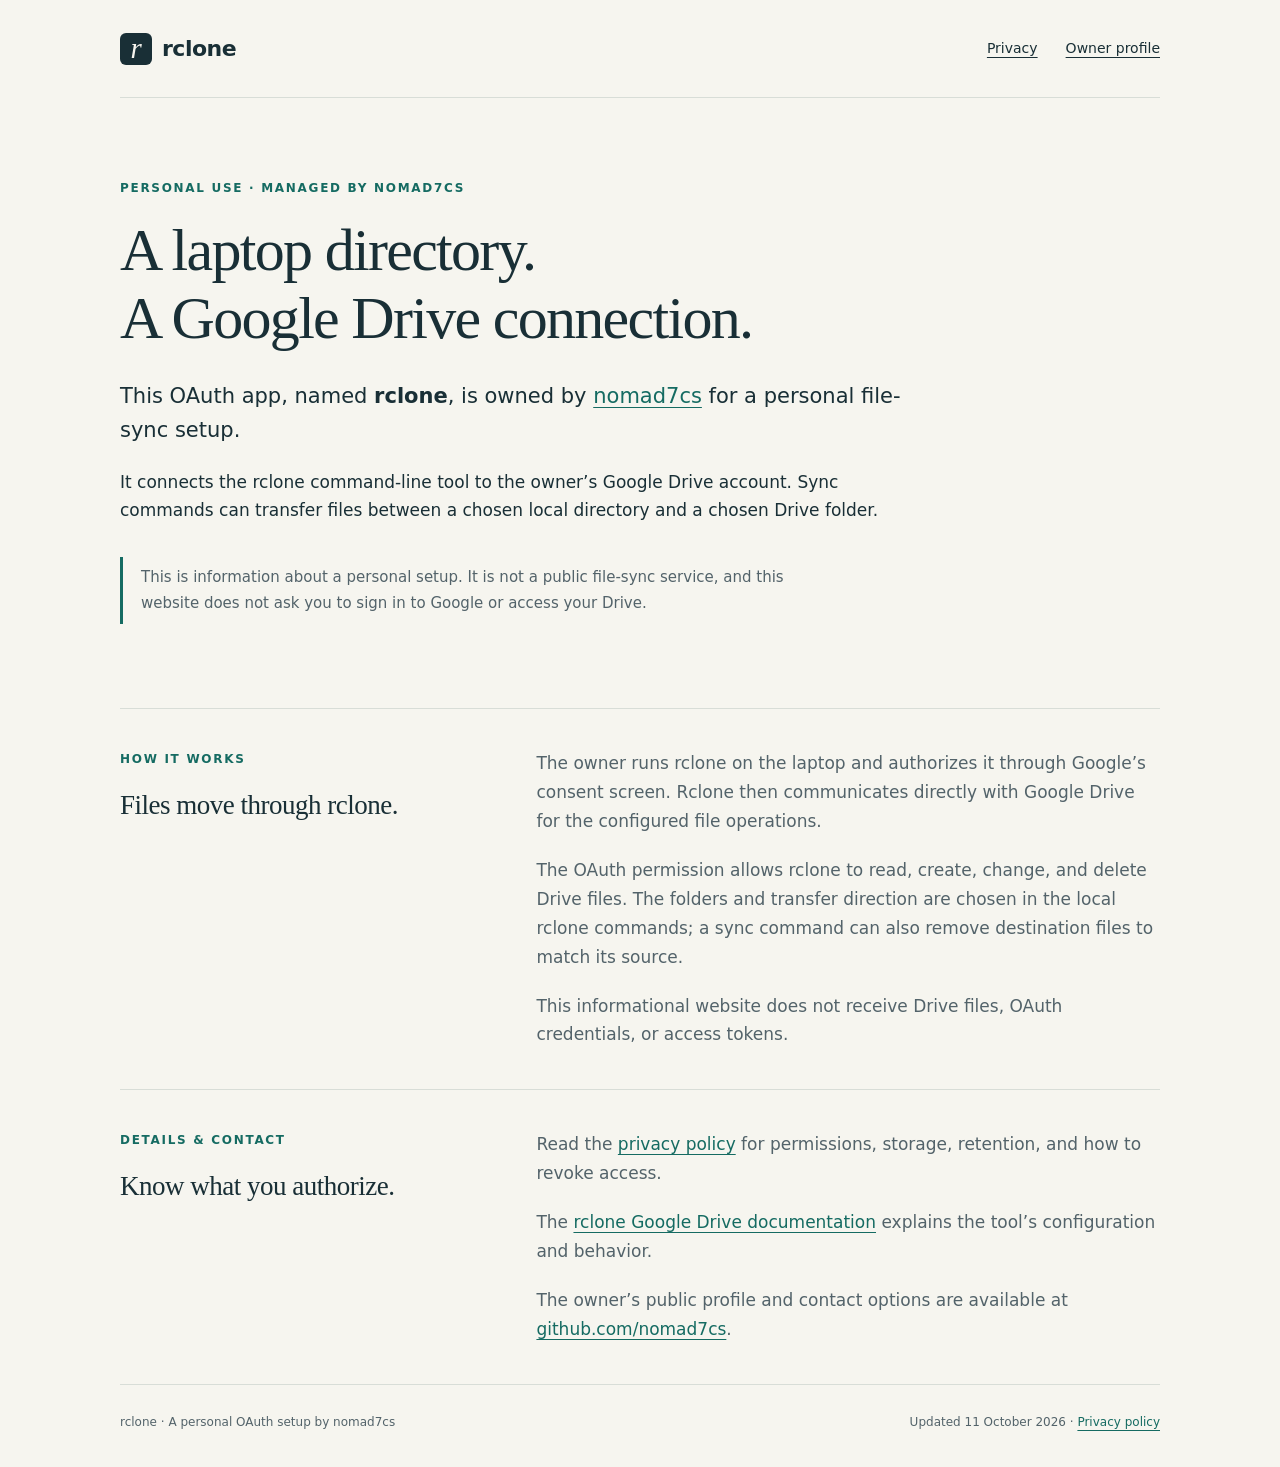
<file: docs/index.html>
<!doctype html>
<html lang="en">
<head>
  <meta charset="utf-8">
  <meta name="viewport" content="width=device-width, initial-scale=1">
  <meta name="description" content="Information about nomad7cs’s personal rclone setup for syncing a laptop directory with Google Drive.">
  <title>rclone · Personal Drive sync</title>
  <link rel="stylesheet" href="styles.css">
</head>
<body>
  <a class="skip-link" href="#main">Skip to content</a>
  <header class="site-header">
    <a class="wordmark" href="index.html" aria-label="rclone homepage"><span class="mark" aria-hidden="true">r</span>rclone</a>
    <nav aria-label="Main navigation"><a href="privacy.html">Privacy</a><a href="https://github.com/nomad7cs">Owner profile</a></nav>
  </header>
  <main id="main">
    <section class="intro" aria-labelledby="page-title">
      <p class="eyebrow">Personal use · Managed by nomad7cs</p>
      <h1 id="page-title">A laptop directory.<br>A Google Drive connection.</h1>
      <p class="lede">This OAuth app, named <strong>rclone</strong>, is owned by <a href="https://github.com/nomad7cs">nomad7cs</a> for a personal file-sync setup.</p>
      <p>It connects the rclone command-line tool to the owner’s Google Drive account. Sync commands can transfer files between a chosen local directory and a chosen Drive folder.</p>
      <p class="notice">This is information about a personal setup. It is not a public file-sync service, and this website does not ask you to sign in to Google or access your Drive.</p>
    </section>
    <section class="detail-section" aria-labelledby="how-title">
      <div class="section-label"><p class="eyebrow">How it works</p><h2 id="how-title">Files move through rclone.</h2></div>
      <div class="section-copy">
        <p>The owner runs rclone on the laptop and authorizes it through Google’s consent screen. Rclone then communicates directly with Google Drive for the configured file operations.</p>
        <p>The OAuth permission allows rclone to read, create, change, and delete Drive files. The folders and transfer direction are chosen in the local rclone commands; a sync command can also remove destination files to match its source.</p>
        <p>This informational website does not receive Drive files, OAuth credentials, or access tokens.</p>
      </div>
    </section>
    <section class="detail-section" aria-labelledby="learn-title">
      <div class="section-label"><p class="eyebrow">Details &amp; contact</p><h2 id="learn-title">Know what you authorize.</h2></div>
      <div class="section-copy">
        <p>Read the <a href="privacy.html">privacy policy</a> for permissions, storage, retention, and how to revoke access.</p>
        <p>The <a href="https://rclone.org/drive/">rclone Google Drive documentation</a> explains the tool’s configuration and behavior.</p>
        <p>The owner’s public profile and contact options are available at <a href="https://github.com/nomad7cs">github.com/nomad7cs</a>.</p>
      </div>
    </section>
  </main>
  <footer><p>rclone · A personal OAuth setup by nomad7cs</p><p>Updated 11 October 2026 · <a href="privacy.html">Privacy policy</a></p></footer>
</body>
</html>
</file>
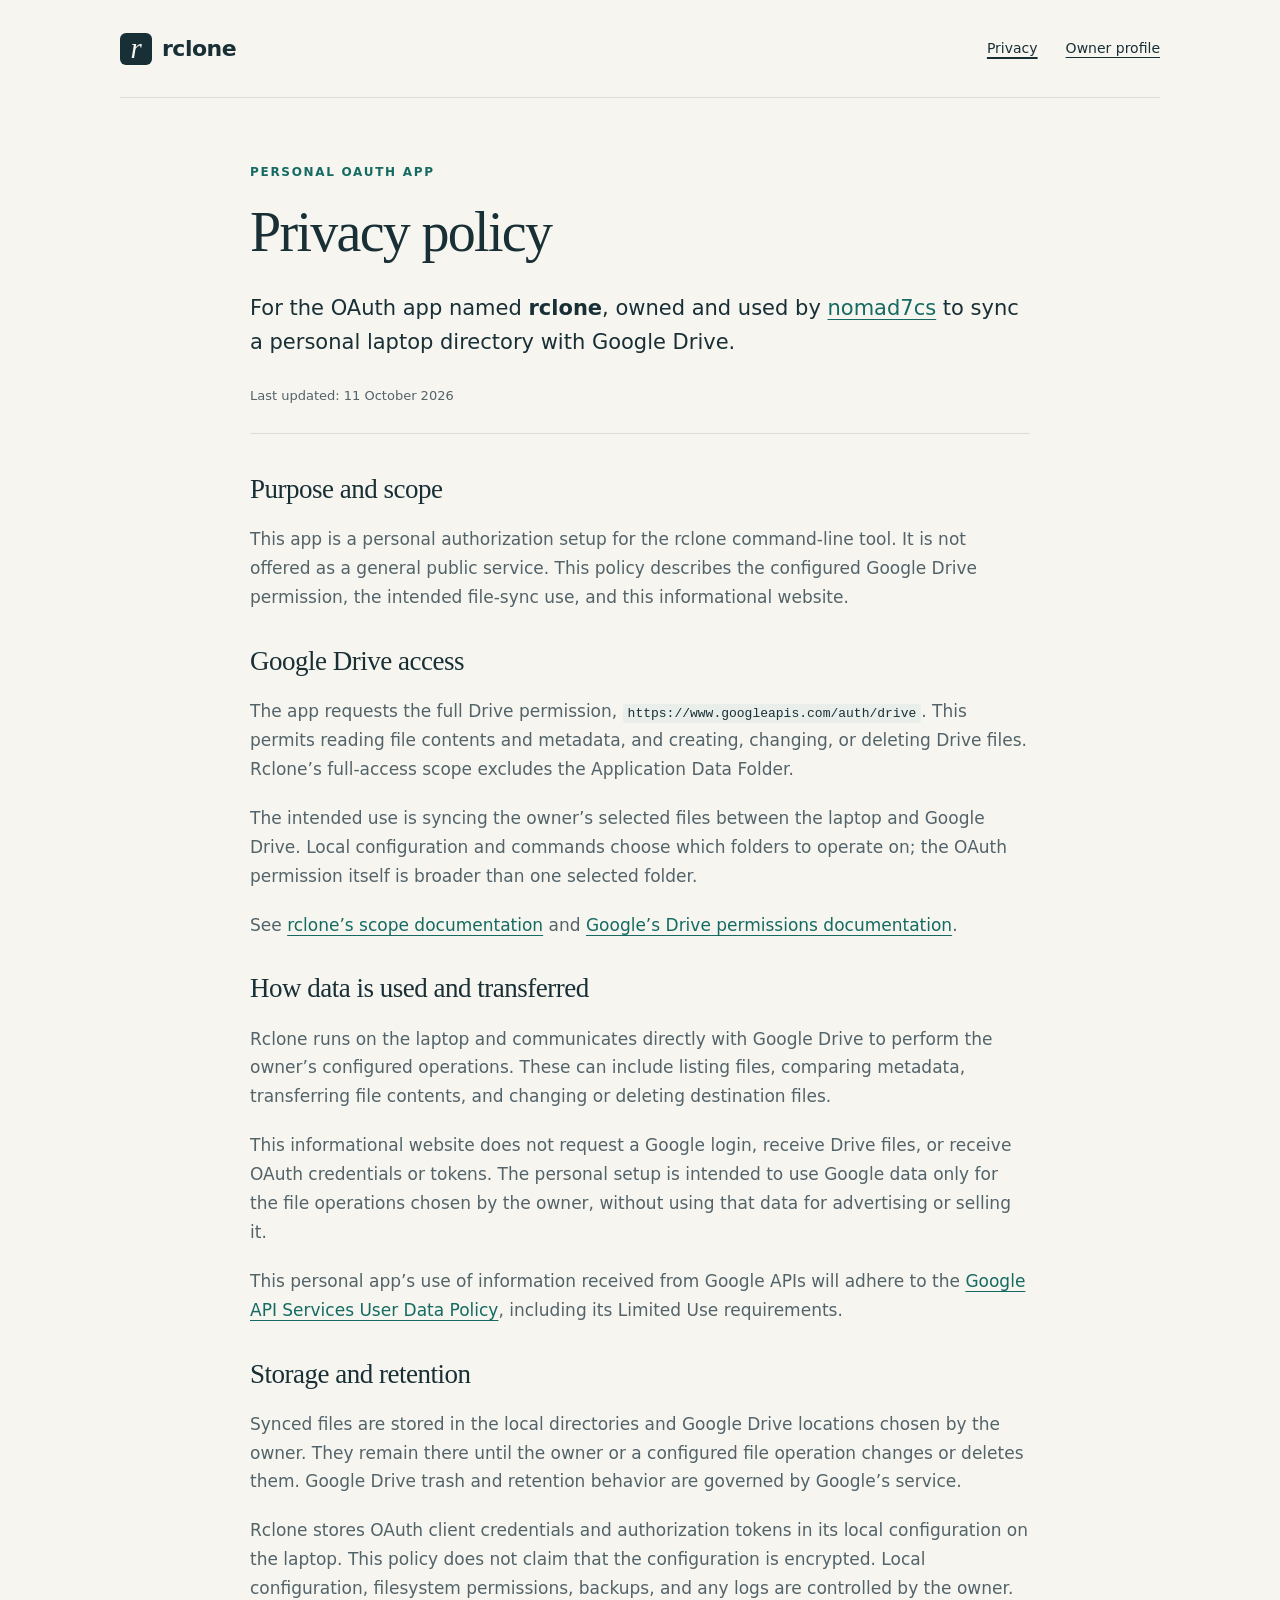
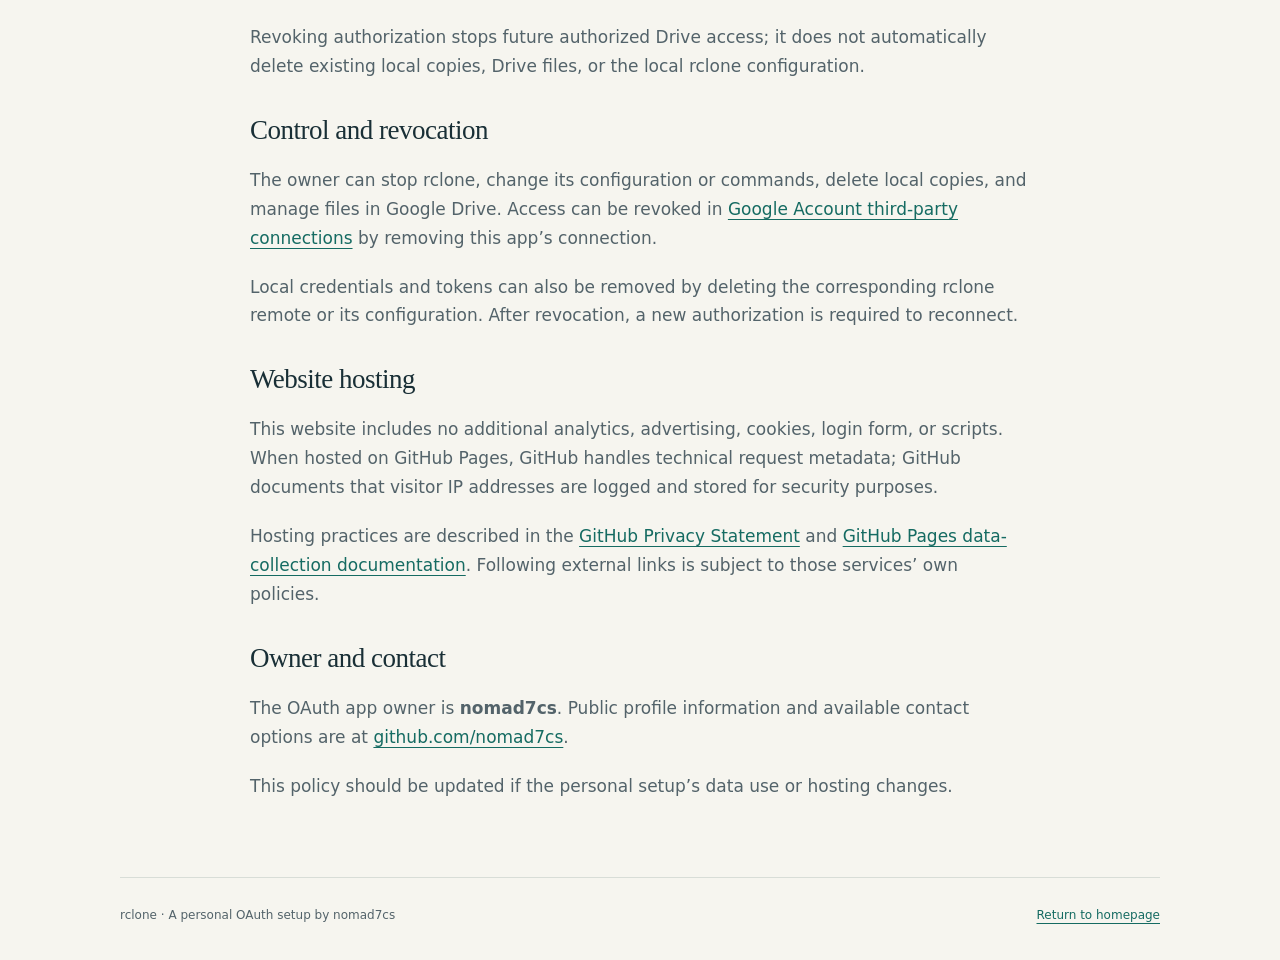
<file: docs/privacy.html>
<!doctype html>
<html lang="en">
<head>
  <meta charset="utf-8">
  <meta name="viewport" content="width=device-width, initial-scale=1">
  <meta name="description" content="Privacy information for nomad7cs’s personal rclone OAuth app and its informational website.">
  <title>Privacy · rclone</title>
  <link rel="stylesheet" href="styles.css">
</head>
<body>
  <a class="skip-link" href="#main">Skip to content</a>
  <header class="site-header">
    <a class="wordmark" href="index.html" aria-label="rclone homepage"><span class="mark" aria-hidden="true">r</span>rclone</a>
    <nav aria-label="Main navigation"><a href="privacy.html" aria-current="page">Privacy</a><a href="https://github.com/nomad7cs">Owner profile</a></nav>
  </header>
  <main id="main" class="policy">
    <section class="policy-intro" aria-labelledby="page-title">
      <p class="eyebrow">Personal OAuth app</p>
      <h1 id="page-title">Privacy policy</h1>
      <p class="lede">For the OAuth app named <strong>rclone</strong>, owned and used by <a href="https://github.com/nomad7cs">nomad7cs</a> to sync a personal laptop directory with Google Drive.</p>
      <p class="date">Last updated: 11 October 2026</p>
    </section>
    <section aria-labelledby="purpose"><h2 id="purpose">Purpose and scope</h2>
      <p>This app is a personal authorization setup for the rclone command-line tool. It is not offered as a general public service. This policy describes the configured Google Drive permission, the intended file-sync use, and this informational website.</p>
    </section>
    <section aria-labelledby="access"><h2 id="access">Google Drive access</h2>
      <p>The app requests the full Drive permission, <code>https://www.googleapis.com/auth/drive</code>. This permits reading file contents and metadata, and creating, changing, or deleting Drive files. Rclone’s full-access scope excludes the Application Data Folder.</p>
      <p>The intended use is syncing the owner’s selected files between the laptop and Google Drive. Local configuration and commands choose which folders to operate on; the OAuth permission itself is broader than one selected folder.</p>
      <p>See <a href="https://rclone.org/drive/#scopes">rclone’s scope documentation</a> and <a href="https://developers.google.com/workspace/drive/api/guides/api-specific-auth">Google’s Drive permissions documentation</a>.</p>
    </section>
    <section aria-labelledby="flow"><h2 id="flow">How data is used and transferred</h2>
      <p>Rclone runs on the laptop and communicates directly with Google Drive to perform the owner’s configured operations. These can include listing files, comparing metadata, transferring file contents, and changing or deleting destination files.</p>
      <p>This informational website does not request a Google login, receive Drive files, or receive OAuth credentials or tokens. The personal setup is intended to use Google data only for the file operations chosen by the owner, without using that data for advertising or selling it.</p>
      <p>This personal app’s use of information received from Google APIs will adhere to the <a href="https://developers.google.com/terms/api-services-user-data-policy">Google API Services User Data Policy</a>, including its Limited Use requirements.</p>
    </section>
    <section aria-labelledby="storage"><h2 id="storage">Storage and retention</h2>
      <p>Synced files are stored in the local directories and Google Drive locations chosen by the owner. They remain there until the owner or a configured file operation changes or deletes them. Google Drive trash and retention behavior are governed by Google’s service.</p>
      <p>Rclone stores OAuth client credentials and authorization tokens in its local configuration on the laptop. This policy does not claim that the configuration is encrypted. Local configuration, filesystem permissions, backups, and any logs are controlled by the owner.</p>
      <p>Revoking authorization stops future authorized Drive access; it does not automatically delete existing local copies, Drive files, or the local rclone configuration.</p>
    </section>
    <section aria-labelledby="control"><h2 id="control">Control and revocation</h2>
      <p>The owner can stop rclone, change its configuration or commands, delete local copies, and manage files in Google Drive. Access can be revoked in <a href="https://myaccount.google.com/connections">Google Account third-party connections</a> by removing this app’s connection.</p>
      <p>Local credentials and tokens can also be removed by deleting the corresponding rclone remote or its configuration. After revocation, a new authorization is required to reconnect.</p>
    </section>
    <section aria-labelledby="website"><h2 id="website">Website hosting</h2>
      <p>This website includes no additional analytics, advertising, cookies, login form, or scripts. When hosted on GitHub Pages, GitHub handles technical request metadata; GitHub documents that visitor IP addresses are logged and stored for security purposes.</p>
      <p>Hosting practices are described in the <a href="https://docs.github.com/en/site-policy/privacy-policies/github-general-privacy-statement">GitHub Privacy Statement</a> and <a href="https://docs.github.com/en/pages/getting-started-with-github-pages/what-is-github-pages#data-collection">GitHub Pages data-collection documentation</a>. Following external links is subject to those services’ own policies.</p>
    </section>
    <section aria-labelledby="contact"><h2 id="contact">Owner and contact</h2>
      <p>The OAuth app owner is <strong>nomad7cs</strong>. Public profile information and available contact options are at <a href="https://github.com/nomad7cs">github.com/nomad7cs</a>.</p>
      <p>This policy should be updated if the personal setup’s data use or hosting changes.</p>
    </section>
  </main>
  <footer><p>rclone · A personal OAuth setup by nomad7cs</p><p><a href="index.html">Return to homepage</a></p></footer>
</body>
</html>
</file>
<file: docs/styles.css>
:root{color-scheme:light;--paper:#f6f5ef;--ink:#192f36;--muted:#53636a;--accent:#156b62;--line:#d8ddd7;--white:#fff}
*{box-sizing:border-box}
html{scroll-behavior:smooth}
body{margin:0;background:var(--paper);color:var(--ink);font-family:system-ui,-apple-system,BlinkMacSystemFont,"Segoe UI",sans-serif;font-size:17px;line-height:1.7}
a{color:var(--accent);text-decoration-thickness:1px;text-underline-offset:4px}
a:hover{text-decoration-thickness:2px}
a:focus-visible{outline:3px solid var(--accent);outline-offset:5px;border-radius:2px}
.skip-link{position:absolute;left:16px;top:-80px;padding:8px 14px;background:var(--white);z-index:5}
.skip-link:focus{top:12px}
.site-header,main,footer{width:min(100% - 64px,1040px);margin-inline:auto}
.site-header{display:flex;align-items:center;justify-content:space-between;gap:24px;padding:30px 0;border-bottom:1px solid var(--line)}
.wordmark{display:inline-flex;align-items:center;gap:10px;font-size:22px;font-weight:700;letter-spacing:-.5px;color:var(--ink);text-decoration:none}
.mark{display:grid;place-items:center;width:32px;height:32px;background:var(--ink);color:var(--paper);font-family:Georgia,serif;font-style:italic;font-size:29px;font-weight:400;border-radius:6px;line-height:1}
nav{display:flex;flex-wrap:wrap;gap:28px;font-size:14px}
nav a{color:var(--ink)}
nav a[aria-current="page"]{text-decoration-thickness:2px}
.intro{max-width:790px;padding:80px 0 64px}
.eyebrow{color:var(--accent);font-size:12px;font-weight:700;letter-spacing:1.7px;text-transform:uppercase;margin:0 0 18px}
h1{font-family:Georgia,"Times New Roman",serif;font-weight:400;font-size:clamp(37px,5.2vw,60px);line-height:1.13;letter-spacing:-1.7px;margin:0 0 28px}
h2{font-family:Georgia,"Times New Roman",serif;font-weight:400;font-size:27px;line-height:1.3;letter-spacing:-.5px;margin:0 0 18px}
p{margin:0 0 20px}
.lede{font-size:21px;line-height:1.6;color:var(--ink)}
.notice{font-size:15px;color:var(--muted);border-left:3px solid var(--accent);padding:8px 0 8px 18px;margin-top:32px;max-width:690px}
.detail-section{display:grid;grid-template-columns:1fr 1.8fr;gap:70px;padding:40px 0;border-top:1px solid var(--line)}
.section-copy{color:var(--muted)}
.section-copy p:last-child{margin-bottom:0}
footer{display:flex;justify-content:space-between;gap:24px;flex-wrap:wrap;padding:27px 0 35px;border-top:1px solid var(--line);font-size:12px;color:var(--muted)}
footer p{margin:0}
.policy{max-width:780px;padding:64px 0 56px}
.policy-intro{padding-bottom:26px;border-bottom:1px solid var(--line);margin-bottom:38px}
.policy h1{font-size:clamp(40px,5.2vw,56px)}
.date{font-size:13px;color:var(--muted);margin:26px 0 0}
.policy section:not(.policy-intro){margin-top:32px}
.policy section:not(.policy-intro) p{color:var(--muted)}
code{font-size:13px;overflow-wrap:anywhere;background:#e9eeea;border-radius:3px;padding:2px 5px;color:var(--ink)}
@media(max-width:650px){body{font-size:16px}.site-header,main,footer{width:calc(100% - 36px)}.site-header{padding:22px 0;align-items:flex-start;gap:16px}nav{gap:15px;font-size:12px;padding-top:6px}.wordmark{font-size:20px}.intro{padding:50px 0 42px}.eyebrow{font-size:11px;letter-spacing:1.3px}h1{letter-spacing:-1px}.lede{font-size:19px}.detail-section{grid-template-columns:1fr;gap:8px;padding:30px 0}.section-label .eyebrow{margin-bottom:10px}.policy{padding:42px 0}.policy h2{font-size:25px}footer{display:block}footer p+p{margin-top:9px}}
@media(prefers-reduced-motion:reduce){html{scroll-behavior:auto}}
@media print{body{background:white;color:black;font-size:12pt}.site-header,main,footer{width:100%;max-width:none}nav,.skip-link{display:none}.intro,.policy{padding:24px 0}a{color:inherit}.detail-section{gap:30px}h1{font-size:30pt}h2{break-after:avoid}p{orphans:3;widows:3}}
</file>
